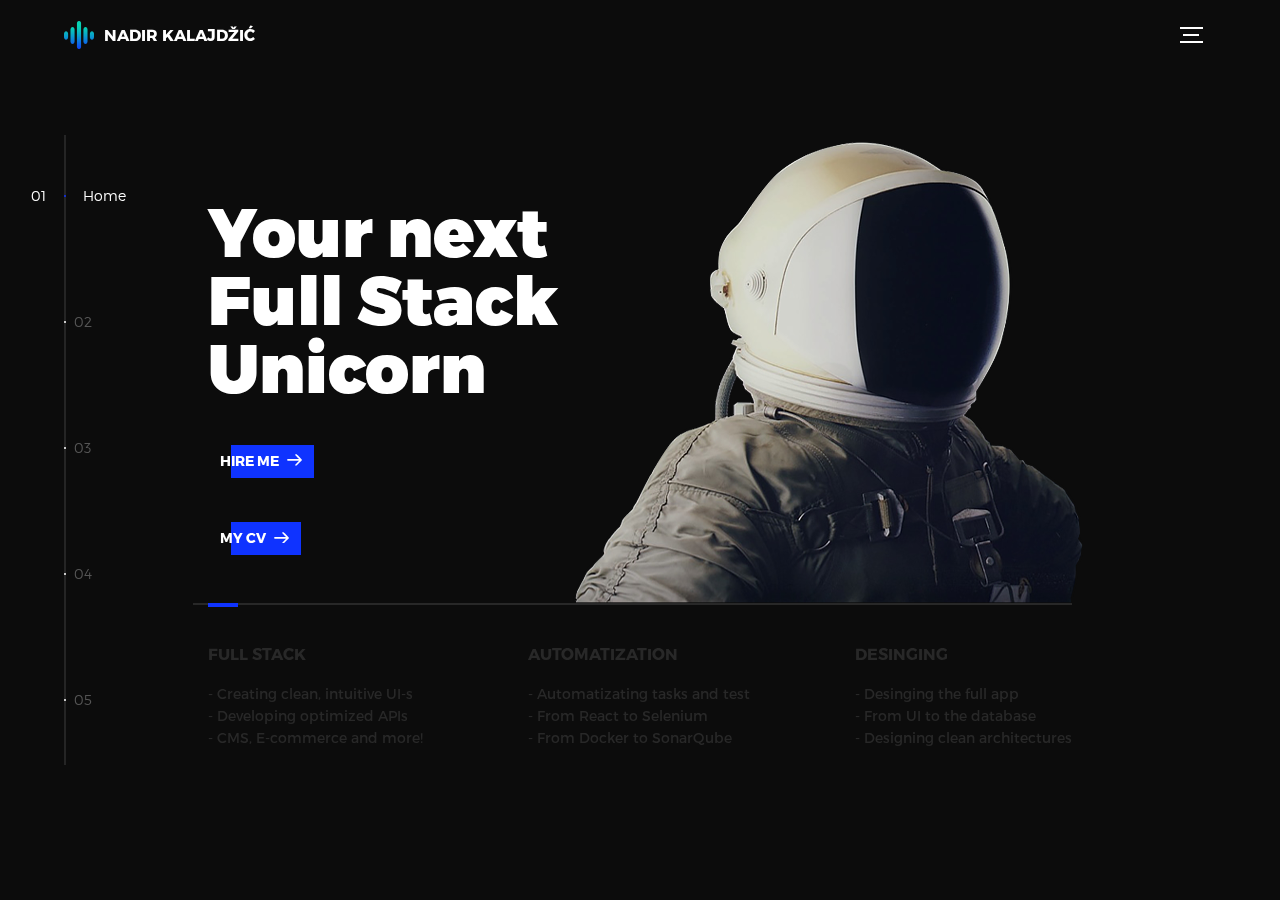
<file: index.html>
<!DOCTYPE html>
<html lang="en">
  <head>
    <title>Nadir Kalajdžić Portfolio</title>
    <meta charset="utf-8" />
    <meta name="viewport" content="width=device-width, initial-scale=1" />
    <meta http-equiv="X-UA-Compatible" content="IE=edge" />
    <meta name="description" content="HTML5 website template" />
    <meta name="keywords" content="global, template, html, sass, jquery" />
    <meta name="author" content="Bucky Maler" />
    <link rel="stylesheet" href="assets/css/main.css" />
    <link rel="icon" href="assets/img/logo.png" type="image/png" />
  </head>

  <body>
    <div class="device-notification">
      <a class="device-notification--logo" href="#0">
        <img src="assets/img/logo.png" alt="Global" />
        <p>Nadir Kalajdžić</p>
      </a>
      <p class="device-notification--message">
        Try opening this site on a device with a larger screen or orient it to
        portrait mode.
      </p>
    </div>

    <div class="perspective effect-rotate-left">
      <div class="container">
        <div class="outer-nav--return"></div>
        <div id="viewport" class="l-viewport">
          <div class="l-wrapper">
            <header class="header">
              <a class="header--logo" href="">
                <img src="assets/img/logo.png" alt="nadir-logo" />
                <p>Nadir Kalajdžić</p>
              </a>
              <button class="header--cta cta">Hire me</button>
              <div class="header--nav-toggle">
                <span></span>
              </div>
            </header>
            <nav class="l-side-nav">
              <ul class="side-nav">
                <li class="is-active"><span>Home</span></li>
                <li><span>Works</span></li>
                <li><span>About</span></li>
                <li><span>Contact</span></li>
                <li><span>Hire me</span></li>
              </ul>
            </nav>
            <ul class="l-main-content main-content">
              <li class="l-section section section--is-active">
                <div class="intro">
                  <div class="intro--banner">
                    <h1>Your next<br />Full Stack<br />Unicorn</h1>
                    <button class="cta">
                      Hire me
                      <svg
                        version="1.1"
                        id="Layer_1"
                        xmlns="http://www.w3.org/2000/svg"
                        xmlns:xlink="http://www.w3.org/1999/xlink"
                        x="0px"
                        y="0px"
                        viewBox="0 0 150 118"
                        style="enable-background: new 0 0 150 118"
                        xml:space="preserve"
                      >
                        <g
                          transform="translate(0.000000,118.000000) scale(0.100000,-0.100000)"
                        >
                          <path
                            d="M870,1167c-34-17-55-57-46-90c3-15,81-100,194-211l187-185l-565-1c-431,0-571-3-590-13c-55-28-64-94-18-137c21-20,33-20,597-20h575l-192-193C800,103,794,94,849,39c20-20,39-29,61-29c28,0,63,30,298,262c147,144,272,271,279,282c30,51,23,60-219,304C947,1180,926,1196,870,1167z"
                          />
                        </g>
                      </svg>
                      <span class="btn-background"></span>
                    </button>
                    <br />
                    <br />
                    <br />
                    <a
                      style="color: white; text-decoration: none"
                      href="./CV.pdf"
                    >
                      <button>
                        My CV
                        <svg
                          version="1.1"
                          id="Layer_1"
                          xmlns="http://www.w3.org/2000/svg"
                          xmlns:xlink="http://www.w3.org/1999/xlink"
                          x="0px"
                          y="0px"
                          viewBox="0 0 150 118"
                          style="enable-background: new 0 0 150 118"
                          xml:space="preserve"
                        >
                          <g
                            transform="translate(0.000000,118.000000) scale(0.100000,-0.100000)"
                          >
                            <path
                              d="M870,1167c-34-17-55-57-46-90c3-15,81-100,194-211l187-185l-565-1c-431,0-571-3-590-13c-55-28-64-94-18-137c21-20,33-20,597-20h575l-192-193C800,103,794,94,849,39c20-20,39-29,61-29c28,0,63,30,298,262c147,144,272,271,279,282c30,51,23,60-219,304C947,1180,926,1196,870,1167z"
                            />
                          </g>
                        </svg>
                        <span class="btn-background"></span>
                      </button>
                    </a>
                    <img
                      src="assets/img/introduction-visual.png"
                      alt="Welcome"
                    />
                  </div>
                  <div class="intro--options">
                    <a href="#0">
                      <h3>Full stack</h3>
                      <p>
                        - Creating clean, intuitive UI-s <br />
                        - Developing optimized APIs <br />
                        - CMS, E-commerce and more!
                      </p>
                    </a>
                    <a href="#1">
                      <h3>Automatization</h3>
                      <p>
                        - Automatizating tasks and test <br />
                        - From React to Selenium <br />
                        - From Docker to SonarQube
                      </p>
                    </a>
                    <a href="#2">
                      <h3>Desinging</h3>
                      <p>
                        - Desinging the full app <br />
                        - From UI to the database <br />
                        - Designing clean architectures
                      </p>
                    </a>
                  </div>
                </div>
              </li>
              <li class="l-section section">
                <div class="work">
                  <h2>Selected work</h2>
                  <div class="work--lockup">
                    <ul class="slider">
                      <li class="slider--item slider--item-left">
                        <a href="https://drivesales.com">
                          <div class="slider--item-image">
                            <img
                              src="assets/img/mobile-app.jpg"
                              alt="Mobile Kotlin app"
                            />
                          </div>
                          <p class="slider--item-title">Drivesales</p>
                          <p class="slider--item-description">
                            Fully developed frontend by me.
                          </p>
                        </a>
                      </li>
                      <li class="slider--item slider--item-center">
                        <a href="https://webauctioning.herokuapp.com/">
                          <div class="slider--item-image">
                            <img
                              src="assets/img/full-stack.jpg"
                              alt="Full stack E-commerce"
                            />
                          </div>
                          <p class="slider--item-title">E-commerce web app</p>
                          <p class="slider--item-description">
                            Web app I developed as a Full Stack on my own.
                          </p>
                        </a>
                      </li>
                      <li class="slider--item slider--item-right">
                        <a
                          href="https://github.com/nkalajdzic1/CarInsuranceDWH"
                        >
                          <div class="slider--item-image">
                            <img
                              src="assets/img/dwh.jpg"
                              alt="Data warehouse"
                            />
                          </div>
                          <p class="slider--item-title">
                            Data warehouse for insurance
                          </p>
                          <p class="slider--item-description">
                            DWH that includes, ETL, the Cube and much more.
                          </p>
                        </a>
                      </li>
                    </ul>
                    <div class="slider--prev">
                      <svg
                        version="1.1"
                        id="Layer_1"
                        xmlns="http://www.w3.org/2000/svg"
                        xmlns:xlink="http://www.w3.org/1999/xlink"
                        x="0px"
                        y="0px"
                        viewBox="0 0 150 118"
                        style="enable-background: new 0 0 150 118"
                        xml:space="preserve"
                      >
                        <g
                          transform="translate(0.000000,118.000000) scale(0.100000,-0.100000)"
                        >
                          <path
                            d="M561,1169C525,1155,10,640,3,612c-3-13,1-36,8-52c8-15,134-145,281-289C527,41,562,10,590,10c22,0,41,9,61,29
                    c55,55,49,64-163,278L296,510h575c564,0,576,0,597,20c46,43,37,109-18,137c-19,10-159,13-590,13l-565,1l182,180
                    c101,99,187,188,193,199c16,30,12,57-12,84C631,1174,595,1183,561,1169z"
                          />
                        </g>
                      </svg>
                    </div>
                    <div class="slider--next">
                      <svg
                        version="1.1"
                        id="Layer_1"
                        xmlns="http://www.w3.org/2000/svg"
                        xmlns:xlink="http://www.w3.org/1999/xlink"
                        x="0px"
                        y="0px"
                        viewBox="0 0 150 118"
                        style="enable-background: new 0 0 150 118"
                        xml:space="preserve"
                      >
                        <g
                          transform="translate(0.000000,118.000000) scale(0.100000,-0.100000)"
                        >
                          <path
                            d="M870,1167c-34-17-55-57-46-90c3-15,81-100,194-211l187-185l-565-1c-431,0-571-3-590-13c-55-28-64-94-18-137c21-20,33-20,597-20h575l-192-193C800,103,794,94,849,39c20-20,39-29,61-29c28,0,63,30,298,262c147,144,272,271,279,282c30,51,23,60-219,304C947,1180,926,1196,870,1167z"
                          />
                        </g>
                      </svg>
                    </div>
                  </div>
                </div>
              </li>
              <li class="l-section section">
                <div class="about">
                  <div class="about--banner">
                    <h2>I believe in<br />quality<br />before quantity</h2>
                    <h3>
                      I am a Full Stack Software Engineer who is<br />
                      passionate about everything that has to do with <br />
                      software engineering: from Front-end to Back-end, <br />
                      automation to optimization, designing UI's and<br />
                      deployment.
                    </h3>
                    <img src="assets/img/background-about.png" alt="About Us" />
                  </div>
                </div>
              </li>
              <li class="l-section section">
                <div class="contact">
                  <div class="contact--lockup">
                    <div class="modal">
                      <div class="modal--information">
                        <p>Sarajevo, Bosnia and Herzegovina</p>
                        <a href="mailto:nadir.kalajdzic@gmail.com"
                          >nadir.kalajdzic@gmail.com</a
                        >
                        <a href="tel:+38761537899">+387 61 537 899</a>
                      </div>
                      <ul class="modal--options">
                        <li>
                          <a href="https://www.linkedin.com/in/nadir-kalajdzic/"
                            >Linkedin</a
                          >
                        </li>
                        <li>
                          <a href="https://github.com/nkalajdzic1">Github</a>
                        </li>
                        <li>
                          <a href="mailto:nadir.kalajdzic@gmail.com"
                            >Contact Me</a
                          >
                        </li>
                      </ul>
                    </div>
                  </div>
                </div>
              </li>
              <li class="l-section section">
                <div class="hire">
                  <h2>You want me to do</h2>
                  <form
                    action="https://formsubmit.co/f892e28440e7a3c538454931b167ea26"
                    method="POST"
                    class="work-request"
                  >
                    <div class="work-request--options">
                      <span class="options-a">
                        <input
                          id="opt-1"
                          type="checkbox"
                          name="app design"
                          value="yes"
                        />
                        <label for="opt-1">
                          <svg
                            version="1.1"
                            id="Layer_1"
                            xmlns="http://www.w3.org/2000/svg"
                            xmlns:xlink="http://www.w3.org/1999/xlink"
                            x="0px"
                            y="0px"
                            viewBox="0 0 150 111"
                            style="enable-background: new 0 0 150 111"
                            xml:space="preserve"
                          >
                            <g
                              transform="translate(0.000000,111.000000) scale(0.100000,-0.100000)"
                            >
                              <path
                                d="M950,705L555,310L360,505C253,612,160,700,155,700c-6,0-44-34-85-75l-75-75l278-278L550-5l475,475c261,261,475,480,475,485c0,13-132,145-145,145C1349,1100,1167,922,950,705z"
                              />
                            </g>
                          </svg>
                          App Design
                        </label>
                        <input
                          id="opt-2"
                          type="checkbox"
                          name="frontend"
                          value="yes"
                        />
                        <label for="opt-2">
                          <svg
                            version="1.1"
                            id="Layer_1"
                            xmlns="http://www.w3.org/2000/svg"
                            xmlns:xlink="http://www.w3.org/1999/xlink"
                            x="0px"
                            y="0px"
                            viewBox="0 0 150 111"
                            style="enable-background: new 0 0 150 111"
                            xml:space="preserve"
                          >
                            <g
                              transform="translate(0.000000,111.000000) scale(0.100000,-0.100000)"
                            >
                              <path
                                d="M950,705L555,310L360,505C253,612,160,700,155,700c-6,0-44-34-85-75l-75-75l278-278L550-5l475,475c261,261,475,480,475,485c0,13-132,145-145,145C1349,1100,1167,922,950,705z"
                              />
                            </g>
                          </svg>
                          Frontend
                        </label>
                        <input
                          id="opt-3"
                          type="checkbox"
                          name="backend"
                          value="yes"
                        />
                        <label for="opt-3">
                          <svg
                            version="1.1"
                            id="Layer_1"
                            xmlns="http://www.w3.org/2000/svg"
                            xmlns:xlink="http://www.w3.org/1999/xlink"
                            x="0px"
                            y="0px"
                            viewBox="0 0 150 111"
                            style="enable-background: new 0 0 150 111"
                            xml:space="preserve"
                          >
                            <g
                              transform="translate(0.000000,111.000000) scale(0.100000,-0.100000)"
                            >
                              <path
                                d="M950,705L555,310L360,505C253,612,160,700,155,700c-6,0-44-34-85-75l-75-75l278-278L550-5l475,475c261,261,475,480,475,485c0,13-132,145-145,145C1349,1100,1167,922,950,705z"
                              />
                            </g>
                          </svg>
                          Backend
                        </label>
                      </span>
                      <span class="options-b">
                        <input
                          id="opt-4"
                          type="checkbox"
                          name="database development"
                          value="yes"
                        />
                        <label for="opt-4">
                          <svg
                            version="1.1"
                            id="Layer_1"
                            xmlns="http://www.w3.org/2000/svg"
                            xmlns:xlink="http://www.w3.org/1999/xlink"
                            x="0px"
                            y="0px"
                            viewBox="0 0 150 111"
                            style="enable-background: new 0 0 150 111"
                            xml:space="preserve"
                          >
                            <g
                              transform="translate(0.000000,111.000000) scale(0.100000,-0.100000)"
                            >
                              <path
                                d="M950,705L555,310L360,505C253,612,160,700,155,700c-6,0-44-34-85-75l-75-75l278-278L550-5l475,475c261,261,475,480,475,485c0,13-132,145-145,145C1349,1100,1167,922,950,705z"
                              />
                            </g>
                          </svg>
                          Database dev
                        </label>
                        <input
                          id="opt-5"
                          type="checkbox"
                          name="automatization"
                          value="yes"
                        />
                        <label for="opt-5">
                          <svg
                            version="1.1"
                            id="Layer_1"
                            xmlns="http://www.w3.org/2000/svg"
                            xmlns:xlink="http://www.w3.org/1999/xlink"
                            x="0px"
                            y="0px"
                            viewBox="0 0 150 111"
                            style="enable-background: new 0 0 150 111"
                            xml:space="preserve"
                          >
                            <g
                              transform="translate(0.000000,111.000000) scale(0.100000,-0.100000)"
                            >
                              <path
                                d="M950,705L555,310L360,505C253,612,160,700,155,700c-6,0-44-34-85-75l-75-75l278-278L550-5l475,475c261,261,475,480,475,485c0,13-132,145-145,145C1349,1100,1167,922,950,705z"
                              />
                            </g>
                          </svg>
                          Automatization
                        </label>
                        <input
                          id="opt-6"
                          type="checkbox"
                          name="consulting"
                          value="yes"
                        />
                        <label for="opt-6">
                          <svg
                            version="1.1"
                            id="Layer_1"
                            xmlns="http://www.w3.org/2000/svg"
                            xmlns:xlink="http://www.w3.org/1999/xlink"
                            x="0px"
                            y="0px"
                            viewBox="0 0 150 111"
                            style="enable-background: new 0 0 150 111"
                            xml:space="preserve"
                          >
                            <g
                              transform="translate(0.000000,111.000000) scale(0.100000,-0.100000)"
                            >
                              <path
                                d="M950,705L555,310L360,505C253,612,160,700,155,700c-6,0-44-34-85-75l-75-75l278-278L550-5l475,475c261,261,475,480,475,485c0,13-132,145-145,145C1349,1100,1167,922,950,705z"
                              />
                            </g>
                          </svg>
                          Consulting
                        </label>
                      </span>
                    </div>
                    <div class="work-request--information">
                      <div class="information-name">
                        <input
                          id="name"
                          type="text"
                          name="name"
                          spellcheck="false"
                        />
                        <label for="name">Name</label>
                      </div>
                      <div class="information-email">
                        <input
                          id="email"
                          name="email"
                          type="email"
                          spellcheck="false"
                          required
                        />
                        <label for="email">Email</label>
                        <input
                          id="thankyoupage"
                          type="hidden"
                          name="_next"
                          value="https://nkalajdzic1.github.io//thankyou.html"
                        />
                      </div>
                    </div>
                    <input type="submit" value="Send Request" />
                  </form>
                </div>
              </li>
            </ul>
          </div>
        </div>
      </div>
      <ul class="outer-nav">
        <li class="is-active">Home</li>
        <li>Works</li>
        <li>About</li>
        <li>Contact</li>
        <li>Hire me</li>
      </ul>
    </div>

    <script src="https://ajax.googleapis.com/ajax/libs/jquery/2.2.4/jquery.min.js"></script>

    <script>
      window.jQuery ||
        document.write(
          '<script src="assets/js/vendor/jquery-2.2.4.min.js"><\/script>'
        );
    </script>
    <script src="assets/js/functions-min.js"></script>
  </body>
</html>
</file>
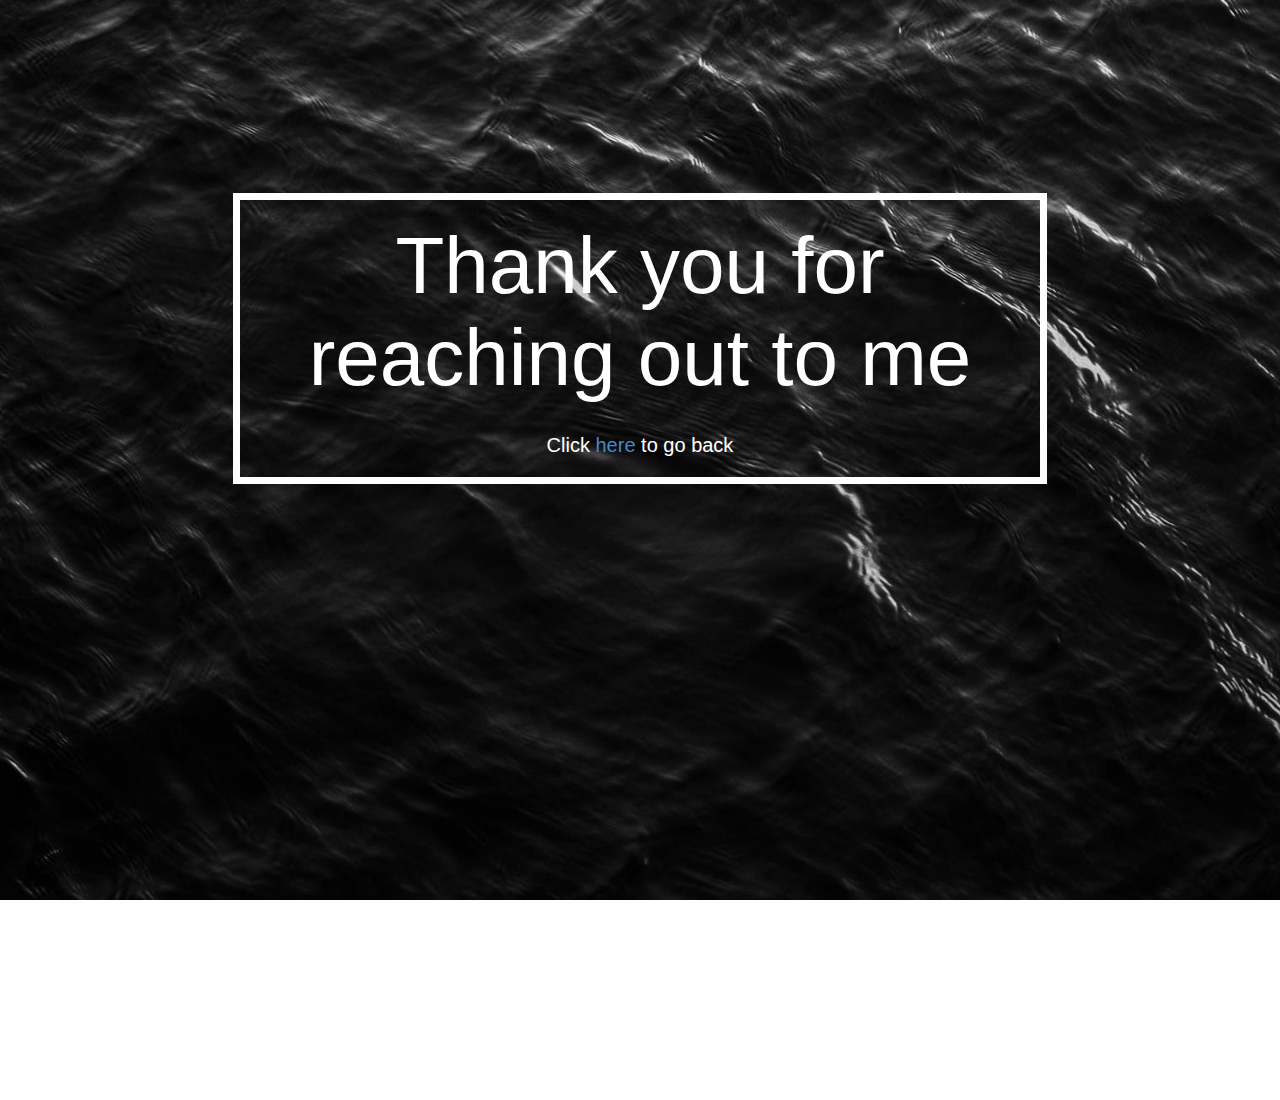
<file: thankyou.html>
<!DOCTYPE html>
<html lang="en">
  <head>
    <meta name="viewport" content="width=device-width, initial-scale=1.0" />
    <meta charset="utf-8" />
    <meta name="keywords" content="Thank​ you for reaching out to me" />
    <meta name="description" content="" />
    <meta name="page_type" content="np-template-header-footer-from-plugin" />
    <title>Thank you</title>
    <link rel="stylesheet" href="assets/css/nicepage.css" media="screen" />
    <link rel="stylesheet" href="assets/css/Home.css" media="screen" />
    <link rel="icon" href="assets/img/logo.png" type="image/png" />
    <link
      id="u-theme-google-font"
      rel="stylesheet"
      href="https://fonts.googleapis.com/css?family=Roboto:100,100i,300,300i,400,400i,500,500i,700,700i,900,900i|Open+Sans:300,300i,400,400i,600,600i,700,700i,800,800i"
    />
    <link
      id="u-page-google-font"
      rel="stylesheet"
      href="https://fonts.googleapis.com/css?family=Raleway:100,100i,200,200i,300,300i,400,400i,500,500i,600,600i,700,700i,800,800i,900,900i"
    />
    <meta name="theme-color" content="#478ac9" />
    <meta property="og:title" content="Home" />
    <meta property="og:type" content="website" />
  </head>
  <body>
    <div class="container">
      <div class="header">Thank you for reaching out to me</div>
      <div class="link">
        Click <a href="https://nkalajdzic1.github.io/">here</a> to go back
      </div>
    </div>
  </body>
</html>
</file>
<file: assets/css/main.css>
@font-face {
  font-family: "Montserrat";
  src: url("fonts/Montserrat-Black.eot");
  src: local("☺"), url("fonts/Montserrat-Black.woff") format("woff"),
    url("fonts/Montserrat-Black.ttf") format("truetype"),
    url("fonts/Montserrat-Black.svg") format("svg");
  font-weight: 900;
  font-style: normal;
}
@font-face {
  font-family: "Montserrat";
  src: url("fonts/Montserrat-Bold.eot");
  src: local("☺"), url("fonts/Montserrat-Bold.woff") format("woff"),
    url("fonts/Montserrat-Bold.ttf") format("truetype"),
    url("fonts/Montserrat-Bold.svg") format("svg");
  font-weight: 700;
  font-style: normal;
}
@font-face {
  font-family: "Montserrat";
  src: url("fonts/Montserrat-Regular.eot");
  src: local("☺"), url("fonts/Montserrat-Regular.woff") format("woff"),
    url("fonts/Montserrat-Regular.ttf") format("truetype"),
    url("fonts/Montserrat-Regular.svg") format("svg");
  font-weight: 400;
  font-style: normal;
}
@font-face {
  font-family: "Montserrat";
  src: url("fonts/Montserrat-Light.eot");
  src: local("☺"), url("fonts/Montserrat-Light.woff") format("woff"),
    url("fonts/Montserrat-Light.ttf") format("truetype"),
    url("fonts/Montserrat-Light.svg") format("svg");
  font-weight: 300;
  font-style: normal;
} /*! normalize.css v3.0.2 | MIT License | git.io/normalize */
html {
  font-family: sans-serif;
  -ms-text-size-adjust: 100%;
  -webkit-text-size-adjust: 100%;
}
body {
  margin: 0;
}
article,
aside,
details,
figcaption,
figure,
footer,
header,
hgroup,
main,
menu,
nav,
section,
summary {
  display: block;
}
audio,
canvas,
progress,
video {
  display: inline-block;
  vertical-align: baseline;
}
audio:not([controls]) {
  display: none;
  height: 0;
}
[hidden],
template {
  display: none;
}
a {
  background-color: transparent;
}
a:active,
a:hover {
  outline: 0;
}
abbr[title] {
  border-bottom: 1px dotted;
}
b,
strong {
  font-weight: bold;
}
dfn {
  font-style: italic;
}
h1 {
  font-size: 2em;
  margin: 0.67em 0;
}
mark {
  background: #ff0;
  color: #000;
}
small {
  font-size: 80%;
}
sub,
sup {
  font-size: 75%;
  line-height: 0;
  position: relative;
  vertical-align: baseline;
}
sup {
  top: -0.5em;
}
sub {
  bottom: -0.25em;
}
img {
  border: 0;
}
svg:not(:root) {
  overflow: hidden;
}
figure {
  margin: 1em 40px;
}
hr {
  box-sizing: content-box;
  height: 0;
}
pre {
  overflow: auto;
}
code,
kbd,
pre,
samp {
  font-family: monospace, monospace;
  font-size: 1em;
}
button,
input,
optgroup,
select,
textarea {
  color: inherit;
  font: inherit;
  margin: 0;
}
button {
  overflow: visible;
}
button,
select {
  text-transform: none;
}
button,
html input[type="button"],
input[type="reset"],
input[type="submit"] {
  -webkit-appearance: button;
  cursor: pointer;
}
button[disabled],
html input[disabled] {
  cursor: default;
}
button::-moz-focus-inner,
input::-moz-focus-inner {
  border: 0;
  padding: 0;
}
input {
  line-height: normal;
}
input[type="checkbox"],
input[type="radio"] {
  box-sizing: border-box;
  padding: 0;
}
input[type="number"]::-webkit-inner-spin-button,
input[type="number"]::-webkit-outer-spin-button {
  height: auto;
}
input[type="search"] {
  -webkit-appearance: textfield;
  box-sizing: content-box;
}
input[type="search"]::-webkit-search-cancel-button,
input[type="search"]::-webkit-search-decoration {
  -webkit-appearance: none;
}
fieldset {
  border: 1px solid #c0c0c0;
  margin: 0 2px;
  padding: 0.35em 0.625em 0.75em;
}
legend {
  border: 0;
  padding: 0;
}
textarea {
  overflow: auto;
}
optgroup {
  font-weight: bold;
}
table {
  border-collapse: collapse;
  border-spacing: 0;
}
td,
th {
  padding: 0;
}
::-moz-selection {
  background: #fff498;
}
::selection {
  background: #fff498;
}
::-moz-selection {
  background: #fff498;
}
img::-moz-selection {
  background: transparent;
}
img::selection {
  background: transparent;
}
img::-moz-selection {
  background: transparent;
}
body {
  -webkit-tap-highlight-color: #fff498;
}
body {
  background-color: #0c0c0c;
  font-size: 14px;
  line-height: 1.6;
  font-family: "Montserrat", sans-serif;
  color: #fff;
  -webkit-font-smoothing: antialiased;
  -webkit-text-size-adjust: 100%;
}
.l-viewport {
  position: relative;
  width: 100%;
  height: 100vh;
  box-shadow: 0 0 45px 5px rgba(0, 0, 0, 0.85);
  overflow: hidden;
}
.l-wrapper {
  position: relative;
  width: 1440px;
  max-width: 90%;
  height: 100%;
  margin: 0 auto;
}
.l-side-nav {
  position: absolute;
  left: 0;
  display: -webkit-box;
  display: -webkit-flex;
  display: -ms-flexbox;
  display: flex;
  height: 100%;
  -webkit-box-align: center;
  -webkit-align-items: center;
  -ms-flex-align: center;
  align-items: center;
}
.l-side-nav::before {
  content: "";
  position: absolute;
  top: 50%;
  left: 0;
  -webkit-transform: translateY(-50%);
  transform: translateY(-50%);
  width: 2px;
  height: 70%;
  max-height: 750px;
  background-color: #555;
  opacity: 0.35;
  z-index: 10;
}
@media (max-width: 1180px) {
  .l-side-nav {
    display: none;
  }
}
.l-main-content {
  position: relative;
  width: 100%;
  height: 100%;
  margin: 0;
  padding: 0;
  list-style: none;
}
.l-section {
  position: absolute;
  width: 100%;
  height: 100%;
}
.device-notification {
  display: none;
  position: fixed;
  top: 0;
  left: 0;
  width: 100%;
  height: 100%;
  -webkit-box-orient: vertical;
  -webkit-box-direction: normal;
  -webkit-flex-direction: column;
  -ms-flex-direction: column;
  flex-direction: column;
  -webkit-box-align: center;
  -webkit-align-items: center;
  -ms-flex-align: center;
  -ms-grid-row-align: center;
  align-items: center;
  -webkit-box-pack: center;
  -webkit-justify-content: center;
  -ms-flex-pack: center;
  justify-content: center;
  background-color: #0c0c0c;
  z-index: 12;
}
.device-notification--logo {
  display: -webkit-box;
  display: -webkit-flex;
  display: -ms-flexbox;
  display: flex;
  -webkit-box-align: center;
  -webkit-align-items: center;
  -ms-flex-align: center;
  align-items: center;
  text-decoration: none;
  color: #fff;
}
.device-notification--logo p {
  margin: 0 0 0 10px;
  font-size: 16px;
  font-weight: 700;
  text-transform: uppercase;
}
.device-notification--message {
  width: 70%;
  margin: 30px 0 0 0;
  font-weight: 700;
  text-align: center;
}
@media (max-width: 767px) and (min-width: 601px) and (max-height: 680px) {
  .device-notification {
    display: -webkit-box;
    display: -webkit-flex;
    display: -ms-flexbox;
    display: flex;
  }
}
@media (max-width: 600px) and (min-width: 480px) and (max-height: 580px) {
  .device-notification {
    display: -webkit-box;
    display: -webkit-flex;
    display: -ms-flexbox;
    display: flex;
  }
}
@media (max-width: 736px) and (min-width: 360px) and (orientation: landscape) {
  .device-notification {
    display: -webkit-box;
    display: -webkit-flex;
    display: -ms-flexbox;
    display: flex;
  }
}
@media (max-width: 359px) {
  .device-notification {
    display: -webkit-box;
    display: -webkit-flex;
    display: -ms-flexbox;
    display: flex;
  }
}
.section {
  opacity: 0;
  visibility: hidden;
  -webkit-transition: opacity 0.4s ease-in-out, visibility 0s 0.4s;
  transition: opacity 0.4s ease-in-out, visibility 0s 0.4s;
}
.section--is-active {
  opacity: 1;
  visibility: visible;
  z-index: 1;
  -webkit-transition: opacity 0.4s ease-in-out 0.4s;
  transition: opacity 0.4s ease-in-out 0.4s;
}
.section--next {
  -webkit-transform: translateY(-45px);
  transform: translateY(-45px);
  -webkit-transition: -webkit-transform 0.4s ease-in-out;
  transition: -webkit-transform 0.4s ease-in-out;
  transition: transform 0.4s ease-in-out;
  transition: transform 0.4s ease-in-out, -webkit-transform 0.4s ease-in-out;
}
.section--prev {
  -webkit-transform: translateY(45px);
  transform: translateY(45px);
  -webkit-transition: -webkit-transform 0.4s ease-in-out;
  transition: -webkit-transform 0.4s ease-in-out;
  transition: transform 0.4s ease-in-out;
  transition: transform 0.4s ease-in-out, -webkit-transform 0.4s ease-in-out;
}
.header {
  position: absolute;
  top: 0;
  left: 0;
  display: -webkit-box;
  display: -webkit-flex;
  display: -ms-flexbox;
  display: flex;
  width: 100%;
  height: 70px;
  -webkit-box-align: center;
  -webkit-align-items: center;
  -ms-flex-align: center;
  align-items: center;
  -webkit-box-pack: justify;
  -webkit-justify-content: space-between;
  -ms-flex-pack: justify;
  justify-content: space-between;
  z-index: 10;
}
.header--logo {
  display: -webkit-box;
  display: -webkit-flex;
  display: -ms-flexbox;
  display: flex;
  -webkit-box-align: center;
  -webkit-align-items: center;
  -ms-flex-align: center;
  align-items: center;
  text-decoration: none;
  color: #fff;
}
.header--logo p {
  margin: 0 0 0 10px;
  font-size: 16px;
  font-weight: 700;
  text-transform: uppercase;
}
.header--nav-toggle {
  display: -webkit-box;
  display: -webkit-flex;
  display: -ms-flexbox;
  display: flex;
  width: 50px;
  height: 50px;
  -webkit-box-orient: vertical;
  -webkit-box-direction: normal;
  -webkit-flex-direction: column;
  -ms-flex-direction: column;
  flex-direction: column;
  -webkit-box-align: center;
  -webkit-align-items: center;
  -ms-flex-align: center;
  align-items: center;
  -webkit-box-pack: center;
  -webkit-justify-content: center;
  -ms-flex-pack: center;
  justify-content: center;
  cursor: pointer;
}
.header--nav-toggle span,
.header--nav-toggle::before,
.header--nav-toggle::after {
  content: "";
  position: relative;
  width: 16px;
  height: 2px;
  background-color: #fff;
}
.header--nav-toggle::before {
  bottom: 5px;
  width: 23px;
}
.header--nav-toggle::after {
  top: 5px;
  width: 23px;
}
.header--cta {
  position: absolute;
  top: 50%;
  left: 50%;
  -webkit-transform: translate(-50%, -50%);
  transform: translate(-50%, -50%);
  padding: 0 20px;
  line-height: 30px;
  text-decoration: none;
  color: #fff;
  font-weight: 700;
  text-transform: uppercase;
  background-color: #0f33ff;
  border: none;
  opacity: 0;
  visibility: hidden;
  -webkit-transition: opacity 0.4s ease-in-out, visibility 0s 0.4s;
  transition: opacity 0.4s ease-in-out, visibility 0s 0.4s;
}
.header--cta:focus {
  outline: none;
}
.header--cta.is-active {
  opacity: 1;
  visibility: visible;
  -webkit-transition: opacity 0.4s ease-in-out 0.4s;
  transition: opacity 0.4s ease-in-out 0.4s;
}
@media (max-width: 767px) {
  .header--cta {
    display: none;
  }
}
.side-nav {
  position: relative;
  display: -webkit-box;
  display: -webkit-flex;
  display: -ms-flexbox;
  display: flex;
  width: 100px;
  height: 70%;
  max-height: 750px;
  -webkit-box-orient: vertical;
  -webkit-box-direction: normal;
  -webkit-flex-direction: column;
  -ms-flex-direction: column;
  flex-direction: column;
  -webkit-justify-content: space-around;
  -ms-flex-pack: distribute;
  justify-content: space-around;
  margin: 0;
  padding: 0;
  list-style-position: inside;
  z-index: 10;
}
.side-nav > li {
  position: relative;
  top: -5px;
  color: #fff;
  font-size: 6px;
  cursor: pointer;
}
.side-nav > li span {
  position: relative;
  top: 3px;
  left: 10px;
  color: #fff;
  font-size: 14px;
  font-weight: 300;
  opacity: 0;
  visibility: hidden;
}
.side-nav > li::before {
  position: absolute;
  top: 3px;
  left: 10px;
  color: #555;
  font-size: 14px;
  font-weight: 300;
}
.side-nav li:nth-child(1)::before {
  content: "01";
}
.side-nav li:nth-child(2)::before {
  content: "02";
}
.side-nav li:nth-child(3)::before {
  content: "03";
}
.side-nav li:nth-child(4)::before {
  content: "04";
}
.side-nav li:nth-child(5)::before {
  content: "05";
}
.side-nav li.is-active {
  color: #0f33ff;
  -webkit-transition: color 0.4s ease-in-out;
  transition: color 0.4s ease-in-out;
}
.side-nav li.is-active span {
  opacity: 1;
  visibility: visible;
  -webkit-transition: opacity 0.4s ease-in-out;
  transition: opacity 0.4s ease-in-out;
}
.side-nav li.is-active::before {
  left: -33px;
  color: #fff;
}
.intro {
  position: relative;
  display: -webkit-box;
  display: -webkit-flex;
  display: -ms-flexbox;
  display: flex;
  width: 900px;
  max-width: 75%;
  height: 100%;
  -webkit-box-orient: vertical;
  -webkit-box-direction: normal;
  -webkit-flex-direction: column;
  -ms-flex-direction: column;
  flex-direction: column;
  -webkit-box-pack: center;
  -webkit-justify-content: center;
  -ms-flex-pack: center;
  justify-content: center;
  margin: 0 auto;
}
@media (max-width: 1180px) {
  .intro {
    max-width: 100%;
  }
}
.intro--banner {
  position: relative;
  height: 475px;
}
.intro--banner::before {
  content: "";
  position: absolute;
  bottom: 20px;
  left: -15px;
  right: 0;
  height: 2px;
  background-color: #282828;
}
.intro--banner::after {
  content: "";
  position: absolute;
  bottom: 18px;
  left: 0;
  width: 30px;
  height: 4px;
  background-color: #0f33ff;
}
.intro--banner h1 {
  position: relative;
  font-size: 68px;
  font-weight: 900;
  line-height: 1;
  z-index: 1;
}
.intro--banner button {
  position: relative;
  padding: 5px 17px 5px 12px;
  font-weight: 700;
  text-transform: uppercase;
  background-color: transparent;
  border: none;
}
.intro--banner button .btn-background {
  position: absolute;
  top: 0;
  left: 23px;
  right: 0;
  height: 100%;
  background-color: #0f33ff;
  z-index: -1;
  -webkit-transition: left 0.2s ease-in-out;
  transition: left 0.2s ease-in-out;
}
.intro--banner button:hover .btn-background {
  left: 0;
}
.intro--banner button:focus {
  outline: none;
}
.intro--banner button svg {
  position: relative;
  left: 5px;
  width: 15px;
  fill: #fff;
}
.intro--banner img {
  position: absolute;
  bottom: 21px;
  right: -12px;
}
.intro--options {
  display: -webkit-box;
  display: -webkit-flex;
  display: -ms-flexbox;
  display: flex;
  -webkit-box-pack: justify;
  -webkit-justify-content: space-between;
  -ms-flex-pack: justify;
  justify-content: space-between;
  margin: 0;
  padding: 0;
  list-style: none;
}
.intro--options > a {
  max-width: 250px;
  text-decoration: none;
  color: #282828;
  -webkit-transition: color 0.2s ease-in-out;
  transition: color 0.2s ease-in-out;
}
.intro--options > a:hover {
  color: #fff;
}
.intro--options h3 {
  font-size: 16px;
  text-transform: uppercase;
}
.intro--options p {
  margin-bottom: 0;
}
@media (max-width: 900px) {
  .intro--banner {
    height: 380px;
  }
  .intro--banner h1 {
    font-size: 55px;
  }
  .intro--banner img {
    width: 430px;
  }
  .intro--options > a {
    margin-right: 30px;
  }
  .intro--options > a:last-child {
    margin-right: 0;
  }
}
@media (max-width: 767px) {
  .intro--banner {
    height: 305px;
  }
  .intro--banner h1 {
    font-size: 44px;
  }
  .intro--banner img {
    width: 330px;
  }
  .intro--options {
    display: block;
  }
  .intro--options > a {
    display: block;
    max-width: 100%;
    margin: 0 0 30px 0;
  }
  .intro--options > a:last-child {
    margin-bottom: 0;
  }
}
@media (max-width: 600px) {
  .intro--banner {
    height: 360px;
  }
  .intro--banner h1 {
    font-size: 55px;
  }
  .intro--banner img {
    display: none;
  }
}
@media (max-width: 600px) and (max-height: 750px) {
  .intro--banner {
    height: auto;
  }
  .intro--banner::before,
  .intro--banner::after {
    display: none;
  }
  .intro--banner h1 {
    margin-top: 0;
  }
  .intro--options {
    display: none;
  }
}
.work {
  position: relative;
  display: -webkit-box;
  display: -webkit-flex;
  display: -ms-flexbox;
  display: flex;
  width: 960px;
  max-width: 80%;
  height: 100%;
  -webkit-box-orient: vertical;
  -webkit-box-direction: normal;
  -webkit-flex-direction: column;
  -ms-flex-direction: column;
  flex-direction: column;
  -webkit-box-pack: center;
  -webkit-justify-content: center;
  -ms-flex-pack: center;
  justify-content: center;
  margin: 0 auto;
}
@media (max-width: 1180px) {
  .work {
    max-width: 100%;
  }
}
.work h2 {
  margin: 0 0 20px 0;
  font-size: 30px;
  text-align: center;
}
.work--lockup {
  position: relative;
}
.work--lockup .slider {
  position: relative;
  display: -webkit-box;
  display: -webkit-flex;
  display: -ms-flexbox;
  display: flex;
  width: 80%;
  margin: 0 auto;
  padding: 0;
  list-style: none;
}
.work--lockup .slider--item {
  position: absolute;
  display: none;
  text-align: center;
}
.work--lockup .slider--item a {
  text-decoration: none;
  color: #858585;
}
.work--lockup .slider--item-title {
  margin-top: 10px;
  font-size: 12px;
  font-weight: 700;
  text-transform: uppercase;
}
.work--lockup .slider--item-description {
  display: none;
  max-width: 250px;
  margin: 0 auto;
}
.work--lockup .slider--item-image {
  width: 150px;
  height: 150px;
  margin: 0 auto;
  border-radius: 50%;
  overflow: hidden;
}
.work--lockup .slider--item-image img {
  width: 100%;
}
.work--lockup .slider--item-left {
  top: 50%;
  left: 0;
  -webkit-transform: translateY(-50%);
  transform: translateY(-50%);
  display: block;
}
.work--lockup .slider--item-right {
  top: 50%;
  right: 0;
  -webkit-transform: translateY(-50%);
  transform: translateY(-50%);
  display: block;
}
.work--lockup .slider--item-center {
  position: relative;
  top: 30px;
  left: 50%;
  -webkit-transform: translateX(-50%);
  transform: translateX(-50%);
  display: block;
}
.work--lockup .slider--item-center a {
  color: #fff;
}
.work--lockup .slider--item-center .slider--item-title {
  margin-top: 25px;
  font-size: 16px;
}
.work--lockup .slider--item-center .slider--item-description {
  display: block;
}
.work--lockup .slider--item-center .slider--item-image {
  width: 300px;
  height: 300px;
}
.work--lockup .slider--next,
.work--lockup .slider--prev {
  position: absolute;
  top: 160px;
  display: -webkit-box;
  display: -webkit-flex;
  display: -ms-flexbox;
  display: flex;
  width: 50px;
  height: 50px;
  -webkit-box-align: center;
  -webkit-align-items: center;
  -ms-flex-align: center;
  align-items: center;
  -webkit-box-pack: center;
  -webkit-justify-content: center;
  -ms-flex-pack: center;
  justify-content: center;
  background-color: #282828;
  border-radius: 50%;
  cursor: pointer;
}
.work--lockup .slider--next svg,
.work--lockup .slider--prev svg {
  width: 20px;
  fill: #fff;
}
.work--lockup .slider--next {
  right: 0;
}
.work--lockup .slider--prev {
  left: 0;
}
@media (max-width: 900px) {
  .work--lockup .slider--item-image {
    width: 120px;
    height: 120px;
  }
  .work--lockup .slider--item-center .slider--item-image {
    width: 240px;
    height: 240px;
  }
  .work--lockup .slider--next,
  .work--lockup .slider--prev {
    top: 130px;
  }
}
@media (max-width: 767px) {
  .work--lockup .slider {
    width: 75%;
  }
  .work--lockup .slider--item-image {
    width: 90px;
    height: 90px;
  }
  .work--lockup .slider--item-center .slider--item-image {
    width: 190px;
    height: 190px;
  }
  .work--lockup .slider--next,
  .work--lockup .slider--prev {
    top: 105px;
  }
}
@media (max-width: 600px) {
  .work--lockup .slider {
    width: auto;
  }
  .work--lockup .slider--item-left,
  .work--lockup .slider--item-right {
    display: none;
  }
}
.about {
  position: relative;
  display: -webkit-box;
  display: -webkit-flex;
  display: -ms-flexbox;
  display: flex;
  width: 900px;
  max-width: 75%;
  height: 100%;
  -webkit-box-orient: vertical;
  -webkit-box-direction: normal;
  -webkit-flex-direction: column;
  -ms-flex-direction: column;
  flex-direction: column;
  -webkit-box-pack: center;
  -webkit-justify-content: center;
  -ms-flex-pack: center;
  justify-content: center;
  margin: 0 auto;
}
@media (max-width: 1180px) {
  .about {
    max-width: 100%;
  }
}
.about--banner {
  position: relative;
  height: 475px;
}
.about--banner::before {
  content: "";
  position: absolute;
  top: 20px;
  left: 200px;
  -webkit-transform: rotate(-25deg);
  transform: rotate(-25deg);
  border: 5px solid #0f33ff;
  border-right-color: transparent;
  border-bottom-color: transparent;
}
.about--banner::after {
  content: "";
  position: absolute;
  top: 75px;
  left: 400px;
  -webkit-transform: rotate(45deg);
  transform: rotate(45deg);
  width: 10px;
  height: 10px;
  background-color: #0f33ff;
}
.about--banner h2 {
  position: relative;
  margin-top: 35px;
  font-size: 68px;
  font-weight: 900;
  line-height: 1;
  z-index: 1;
}
.about--banner h2::before {
  content: "";
  position: absolute;
  top: 60px;
  left: 268px;
  width: 30px;
  height: 30px;
  background-color: #0f33ff;
  border-radius: 50%;
}
.about--banner h2::after {
  content: "";
  position: absolute;
  top: 255px;
  left: 255px;
  width: 10px;
  height: 10px;
  background-color: #0f33ff;
}
.about--banner a {
  padding: 5px 17px 5px 0;
  text-decoration: none;
  color: #fff;
  font-weight: 700;
  text-transform: uppercase;
  background-color: transparent;
}
.about--banner a:hover svg {
  left: 10px;
}
.about--banner a svg {
  position: relative;
  left: 5px;
  width: 15px;
  fill: #fff;
  -webkit-transition: left 0.2s ease-in-out;
  transition: left 0.2s ease-in-out;
}
.about--banner img {
  position: absolute;
  bottom: -90px;
  opacity: 0.4;
}

.about--options {
  display: -webkit-box;
  display: -webkit-flex;
  display: -ms-flexbox;
  display: flex;
  max-width: 600px;
  -webkit-box-pack: justify;
  -webkit-justify-content: space-between;
  -ms-flex-pack: justify;
  justify-content: space-between;
  margin: 0;
  padding: 0;
  list-style: none;
}
.about--options > a {
  position: relative;
  width: 150px;
  height: 75px;
  text-decoration: none;
  color: #fff;
  border: 10px solid #0f33ff;
  background-position: center;
  background-size: cover;
  background-repeat: no-repeat;
}
.about--options > a:nth-child(1) {
  background-image: url("../img/about-winners.jpg");
}
.about--options > a:nth-child(2) {
  background-image: url("../img/about-philosophy.jpg");
}
.about--options > a:nth-child(3) {
  background-image: url("../img/about-history.jpg");
}
.about--options > a:hover h3 {
  bottom: -50px;
}
.about--options h3 {
  position: absolute;
  bottom: -38px;
  left: 10px;
  font-size: 16px;
  text-transform: uppercase;
  -webkit-transition: bottom 0.2s ease-in-out, left 0.2s ease-in-out;
  transition: bottom 0.2s ease-in-out, left 0.2s ease-in-out;
}
@media (max-width: 767px) {
  .about--banner {
    height: 305px;
  }
  .about--banner::before {
    top: 0;
    left: 125px;
  }
  .about--banner::after {
    top: 35px;
    left: 260px;
  }
  .about--banner h2 {
    margin-top: 10px;
    font-size: 44px;
  }
  .about--banner h2::before {
    top: 28px;
    left: 168px;
  }
  .about--banner h2::after {
    top: 163px;
    left: 163px;
  }
  .about--banner img {
    width: 315px;
  }
}
@media (max-width: 600px) {
  .about--banner {
    height: auto;
  }
  .about--banner::before {
    left: 155px;
  }
  .about--banner::after {
    left: 310px;
  }
  .about--banner h2 {
    margin-top: 0;
    font-size: 55px;
  }
  .about--banner h2::before {
    top: 43px;
    left: 214px;
  }
  .about--banner h2::after {
    top: 205px;
    left: 205px;
  }
  .about--banner img {
    display: none;
  }
  .about--options {
    display: none;
  }
}
.contact {
  position: fixed;
  top: 0;
  left: 0;
  width: 100%;
  height: 100%;
  background-image: url("../img/sarajevo.png");
  background-position: center;
  background-size: cover;
  background-repeat: no-repeat;
}
.contact--lockup {
  position: relative;
  display: -webkit-box;
  display: -webkit-flex;
  display: -ms-flexbox;
  display: flex;
  width: 900px;
  max-width: 75%;
  height: 100%;
  -webkit-box-align: center;
  -webkit-align-items: center;
  -ms-flex-align: center;
  align-items: center;
  -webkit-box-pack: end;
  -webkit-justify-content: flex-end;
  -ms-flex-pack: end;
  justify-content: flex-end;
  margin: 0 auto;
}
@media (max-width: 1180px) {
  .contact--lockup {
    max-width: 90%;
  }
}
@media (max-width: 767px) {
  .contact--lockup {
    -webkit-box-pack: center;
    -webkit-justify-content: center;
    -ms-flex-pack: center;
    justify-content: center;
  }
}
.contact--lockup .modal {
  padding: 45px 45px;
  text-align: center;
  background-color: #0c0c0c;
  box-shadow: 0 0 30px 0 rgba(0, 0, 0, 0.75);
}
.contact--lockup .modal--information p,
.contact--lockup .modal--information a {
  display: block;
  margin: 14px 0;
  text-decoration: none;
  color: #fff;
  font-weight: 700;
}
.contact--lockup .modal--information p {
  margin-top: 0;
}
.contact--lockup .modal--options {
  margin: 0;
  padding: 0;
  list-style: none;
}
.contact--lockup .modal--options > li {
  width: 130px;
  margin: 0 auto 25px auto;
}
.contact--lockup .modal--options li:nth-child(1) {
  background-color: #1769ff;
}
.contact--lockup .modal--options li:nth-child(2) {
  background-color: #50e27c;
}
.contact--lockup .modal--options li:nth-child(3) {
  margin-bottom: 0;
  background-color: #0f33ff;
  text-transform: uppercase;
}
.contact--lockup .modal--options a {
  display: block;
  width: 100%;
  padding: 8px 0;
  text-decoration: none;
  color: #fff;
  font-weight: 700;
}
.hire {
  position: relative;
  display: -webkit-box;
  display: -webkit-flex;
  display: -ms-flexbox;
  display: flex;
  width: 700px;
  max-width: 75%;
  height: 100%;
  -webkit-box-orient: vertical;
  -webkit-box-direction: normal;
  -webkit-flex-direction: column;
  -ms-flex-direction: column;
  flex-direction: column;
  -webkit-box-pack: center;
  -webkit-justify-content: center;
  -ms-flex-pack: center;
  justify-content: center;
  margin: 0 auto;
}
@media (max-width: 1180px) {
  .hire {
    max-width: 100%;
  }
}
.hire h2 {
  margin: 0 0 20px 0;
  font-size: 30px;
  text-align: center;
}
.work-request {
  display: -webkit-box;
  display: -webkit-flex;
  display: -ms-flexbox;
  display: flex;
  width: 100%;
  -webkit-box-orient: vertical;
  -webkit-box-direction: normal;
  -webkit-flex-direction: column;
  -ms-flex-direction: column;
  flex-direction: column;
  -webkit-box-align: center;
  -webkit-align-items: center;
  -ms-flex-align: center;
  align-items: center;
  color: #fff;
}
.work-request input[type="submit"] {
  width: 400px;
  max-width: 100%;
  line-height: 50px;
  font-size: 16px;
  font-weight: 700;
  text-transform: uppercase;
  background-color: #0f33ff;
  border: none;
  border-radius: 0;
}
.work-request input[type="submit"]:focus {
  outline: none;
}
.work-request--options {
  display: -webkit-box;
  display: -webkit-flex;
  display: -ms-flexbox;
  display: flex;
  width: 100%;
  -webkit-box-orient: vertical;
  -webkit-box-direction: normal;
  -webkit-flex-direction: column;
  -ms-flex-direction: column;
  flex-direction: column;
  -webkit-box-align: center;
  -webkit-align-items: center;
  -ms-flex-align: center;
  align-items: center;
  margin: 30px 0;
}
.work-request--options .options-a {
  display: -webkit-box;
  display: -webkit-flex;
  display: -ms-flexbox;
  display: flex;
  width: 100%;
  -webkit-box-pack: justify;
  -webkit-justify-content: space-between;
  -ms-flex-pack: justify;
  justify-content: space-between;
}
.work-request--options .options-b {
  display: -webkit-box;
  display: -webkit-flex;
  display: -ms-flexbox;
  display: flex;
  width: 72%;
  -webkit-flex-wrap: wrap;
  -ms-flex-wrap: wrap;
  flex-wrap: wrap;
  -webkit-justify-content: space-around;
  -ms-flex-pack: distribute;
  justify-content: space-around;
}
.work-request--options label {
  display: block;
  width: 200px;
  margin-bottom: 30px;
  line-height: 50px;
  font-size: 16px;
  font-weight: 700;
  text-align: center;
  border: 2px solid #fff;
  cursor: pointer;
  -webkit-transition: background-color 0.2s ease-in-out,
    border-color 0.2s ease-in-out;
  transition: background-color 0.2s ease-in-out, border-color 0.2s ease-in-out;
}
.work-request--options label svg {
  position: relative;
  left: -5px;
  width: 0;
  fill: #fff;
  -webkit-transition: width 0.2s ease-in-out;
  transition: width 0.2s ease-in-out;
}
.work-request--options input[type="checkbox"] {
  display: none;
}
.work-request--options input[type="checkbox"]:checked + label {
  background-color: #0f33ff;
  border-color: #0f33ff;
}
.work-request--options input[type="checkbox"]:checked + label svg {
  width: 15px;
}
.work-request--information {
  display: -webkit-box;
  display: -webkit-flex;
  display: -ms-flexbox;
  display: flex;
  width: 100%;
  -webkit-box-pack: justify;
  -webkit-justify-content: space-between;
  -ms-flex-pack: justify;
  justify-content: space-between;
  margin-bottom: 60px;
}
.work-request--information .information-name,
.work-request--information .information-email {
  position: relative;
  width: 45%;
  height: 50px;
  font-size: 30px;
  font-weight: 300;
}
.work-request--information input[type="text"],
.work-request--information input[type="email"] {
  width: 100%;
  padding: 0 0 5px 0;
  background-color: transparent;
  border: none;
  border-bottom: 1px solid #fff;
  border-radius: 0;
}
.work-request--information input[type="text"]:focus,
.work-request--information input[type="email"]:focus {
  outline: none;
  background-color: #0c0c0c;
}
.work-request--information label {
  position: absolute;
  top: 0;
  left: 0;
  pointer-events: none;
  -webkit-transition: top 0.2s ease-in-out, font-size 0.2s ease-in-out;
  transition: top 0.2s ease-in-out, font-size 0.2s ease-in-out;
}
.work-request--information input:focus + label,
.work-request--information input.has-value + label {
  top: -15px;
  font-size: 14px;
}
@media (max-width: 767px) {
  .work-request--options {
    -webkit-box-orient: horizontal;
    -webkit-box-direction: normal;
    -webkit-flex-direction: row;
    -ms-flex-direction: row;
    flex-direction: row;
    -webkit-justify-content: space-around;
    -ms-flex-pack: distribute;
    justify-content: space-around;
  }
  .work-request--options .options-a,
  .work-request--options .options-b {
    display: block;
    width: auto;
  }
}
@media (max-width: 600px) {
  .work-request--options {
    margin: 20px 0;
  }
}
@media (max-width: 600px) and (max-width: 415px) {
  .work-request--options {
    -webkit-box-pack: justify;
    -webkit-justify-content: space-between;
    -ms-flex-pack: justify;
    justify-content: space-between;
  }
}
@media (max-width: 600px) {
  .work-request--options label {
    width: 150px;
    margin-bottom: 15px;
    font-size: 14px;
  }
  .work-request--options input[type="checkbox"]:checked + label svg {
    width: 12px;
  }
  .work-request--information {
    margin-bottom: 30px;
  }
  .work-request--information .information-name,
  .work-request--information .information-email {
    height: 40px;
    font-size: 24px;
  }
}
.perspective {
  position: relative;
  width: 100%;
  height: 100%;
  overflow: hidden;
}
.perspective--modalview {
  position: fixed;
  -webkit-perspective: 1500px;
  perspective: 1500px;
}
.container {
  position: relative;
  -webkit-transform: translateZ(0) translateX(0) rotateY(0deg);
  transform: translateZ(0) translateX(0) rotateY(0deg);
  min-height: 100%;
  outline: 30px solid #0f33ff;
  -webkit-transition: -webkit-transform 0.4s;
  transition: -webkit-transform 0.4s;
  transition: transform 0.4s;
  transition: transform 0.4s, -webkit-transform 0.4s;
}
.modalview .container {
  position: absolute;
  width: 100%;
  height: 100%;
  overflow: hidden;
  -webkit-backface-visibility: hidden;
  backface-visibility: hidden;
}
.effect-rotate-left .container {
  -webkit-transform-origin: 0% 50%;
  transform-origin: 0% 50%;
  -webkit-transition: -webkit-transform 0.4s;
  transition: -webkit-transform 0.4s;
  transition: transform 0.4s;
  transition: transform 0.4s, -webkit-transform 0.4s;
}
.effect-rotate-left--animate .container {
  -webkit-transform: translateZ(-1800px) translateX(-50%) rotateY(45deg);
  transform: translateZ(-1800px) translateX(-50%) rotateY(45deg);
  outline: 30px solid #0f33ff;
}
.outer-nav {
  position: absolute;
  top: 50%;
  left: 55%;
  -webkit-transform: translateY(-50%);
  transform: translateY(-50%);
  -webkit-transform-style: preserve-3d;
  transform-style: preserve-3d;
  margin: 0;
  padding: 0;
  list-style: none;
  text-align: center;
  visibility: hidden;
  -webkit-transition: visibility 0s 0.2s;
  transition: visibility 0s 0.2s;
}
.outer-nav.is-vis {
  visibility: visible;
}
.outer-nav--return {
  position: absolute;
  top: 0;
  left: 0;
  width: 100%;
  height: 100%;
  display: none;
  cursor: pointer;
  z-index: 11;
}
.outer-nav--return.is-vis {
  display: block;
}
.outer-nav > li {
  -webkit-transform-style: preserve-3d;
  transform-style: preserve-3d;
  -webkit-transform: translateX(350px) translateZ(-1000px);
  transform: translateX(350px) translateZ(-1000px);
  font-size: 55px;
  font-weight: 900;
  opacity: 0;
  cursor: pointer;
  -webkit-transition: opacity 0.2s, -webkit-transform 0.2s;
  transition: opacity 0.2s, -webkit-transform 0.2s;
  transition: transform 0.2s, opacity 0.2s;
  transition: transform 0.2s, opacity 0.2s, -webkit-transform 0.2s;
}
.outer-nav > li.is-vis {
  -webkit-transform: translateX(0) translateZ(0);
  transform: translateX(0) translateZ(0);
  opacity: 1;
  -webkit-transition: opacity 0.4s, -webkit-transform 0.4s;
  transition: opacity 0.4s, -webkit-transform 0.4s;
  transition: transform 0.4s, opacity 0.4s;
  transition: transform 0.4s, opacity 0.4s, -webkit-transform 0.4s;
}
.outer-nav > li::before {
  content: "";
  position: absolute;
  top: 50%;
  left: 50%;
  -webkit-transform: translate(-50%, -25%);
  transform: translate(-50%, -25%);
  width: 110%;
  height: 15px;
  opacity: 0;
  background-color: #0f33ff;
}
.outer-nav > li.is-active::before {
  opacity: 1;
}
@media (max-width: 767px) {
  .outer-nav > li {
    font-size: 44px;
  }
}
@media (max-width: 600px) {
  .outer-nav > li {
    font-size: 34px;
  }
}
.outer-nav li.is-vis:nth-child(2) {
  -webkit-transition-delay: 0.04s;
  transition-delay: 0.04s;
}
.outer-nav li.is-vis:nth-child(3) {
  -webkit-transition-delay: 0.08s;
  transition-delay: 0.08s;
}
.outer-nav li.is-vis:nth-child(4) {
  -webkit-transition-delay: 0.12s;
  transition-delay: 0.12s;
}
.outer-nav li.is-vis:nth-child(5) {
  -webkit-transition-delay: 0.16s;
  transition-delay: 0.16s;
}
</file>
